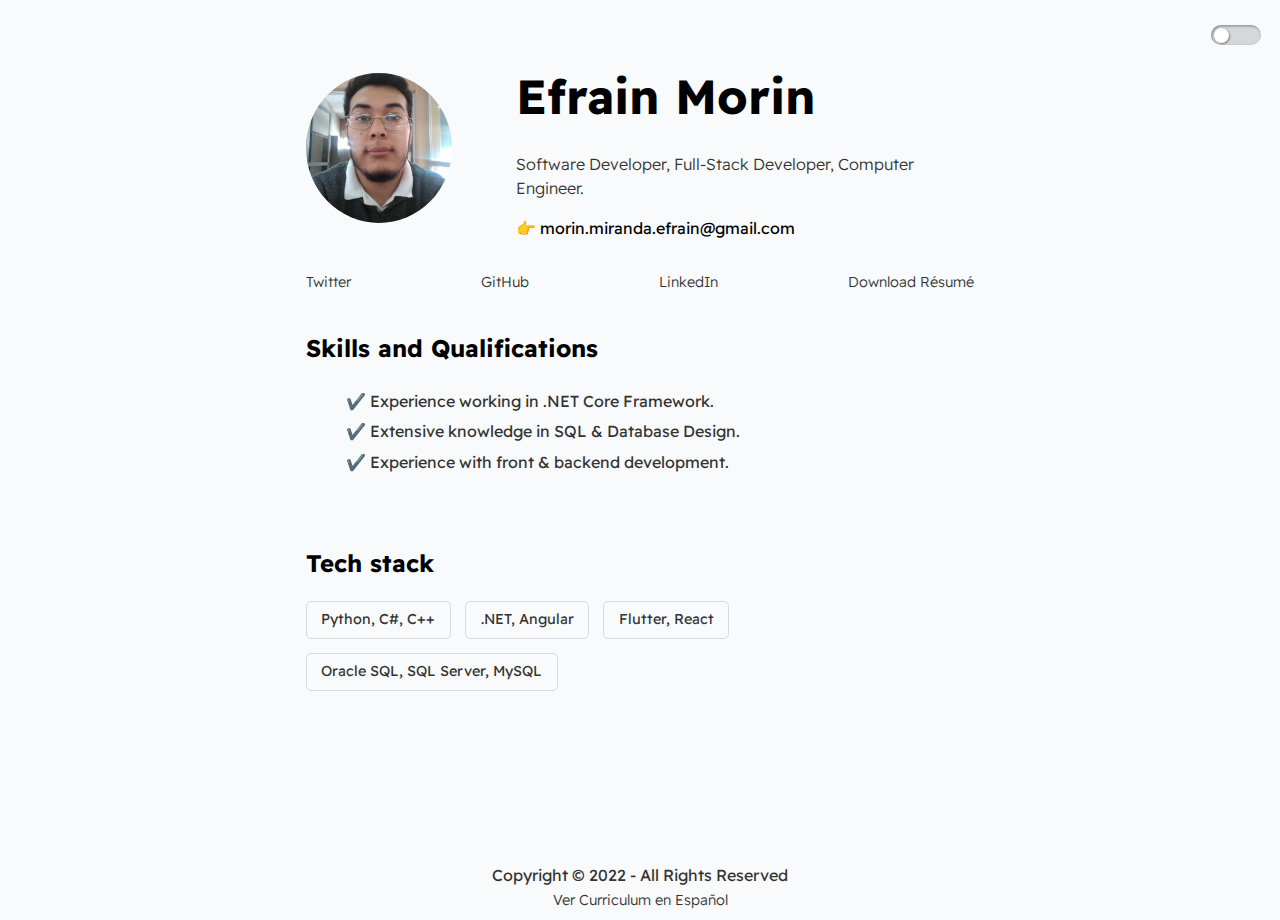
<file: Index.html>
<!DOCTYPE html>
<html>
<head>
    <meta charset='utf-8'>
    <meta http-equiv='X-UA-Compatible' content='IE=edge'>
    <title>Efrain Morin - Digital Résumé</title>
    <meta name='viewport' content='width=device-width, initial-scale=1'>
    <link rel='stylesheet' type='text/css' media='screen' href='./styles/style.css'>    
</head>
<body>
    <script>
        var app = document.getElementsByTagName("BODY")[0];
        if (localStorage.lightMode == "dark") {
            app.setAttribute("light-mode", "dark");
        }
    </script>
    
    <div id="container--main">
        <button class="light-mode-button" aria-label="Toggle Light Mode" onclick="toggle_light_mode()">
            <span></span>
            <span></span>
        </button> 

        <section id="wrapper--hero" class="section--page">
            <img src="./assets/img/portfolio.jpg" alt="Photo" id="profile--pic">
            <div>
                <h1 id="user--name">Efrain Morin</h1>
                <p id="bio">Software Developer, Full-Stack Developer, Computer Engineer.</p>
                <p id="email">👉 morin.miranda.efrain@gmail.com</p>
            </div>
        </section>

        <section id="section--page">
            <div id="socials--list">
                <a href="#" target="_blank">Twitter</a>
                <a href="https://github.com/efrain-morin" target="_blank">GitHub</a>
                <a href="https://linkedin.com/in/efrain-morin" target="_blank">LinkedIn</a>
                <a href="./assets/resume.pdf" target="_blank">Download Résumé</a>
            </div>
        </section>

        <section class="section--page">
            <h2>Skills and Qualifications</h2>
            <ul id="qualifications--list">
                <li>✔️ Experience working in .NET Core Framework.</li>
                <li>✔️ Extensive knowledge in SQL & Database Design.</li>
                <li>✔️ Experience with front & backend development.</li>
            </ul>
        </section>

        <section class="section--page">
            <h2>Tech stack</h2>
        
            <div id="wrapper--techstack__items">
                <div class="card--techstack"><span>Python, C#, C++</span></div>
                <div class="card--techstack"><span>.NET, Angular</span></div>
                <div class="card--techstack"><span>Flutter, React</span></div>
                <div class="card--techstack"><span>Oracle SQL, SQL Server, MySQL</span></div>
            </div>
        </section>        
    </div>

    

    <footer>
        <p>Copyright © 2022 - All Rights Reserved</p>
        <a href="./es/Index.html">Ver Curriculum en Español</a>
    </footer>
</body>
<script>
    function toggle_light_mode() {
        var app = document.getElementsByTagName("BODY")[0];
        if (localStorage.lightMode == "dark") {
            localStorage.lightMode = "light";
            app.setAttribute("light-mode", "light");
        } else {
            localStorage.lightMode = "dark";
            app.setAttribute("light-mode", "dark");
        }		
    }
</script>
</html>
</file>
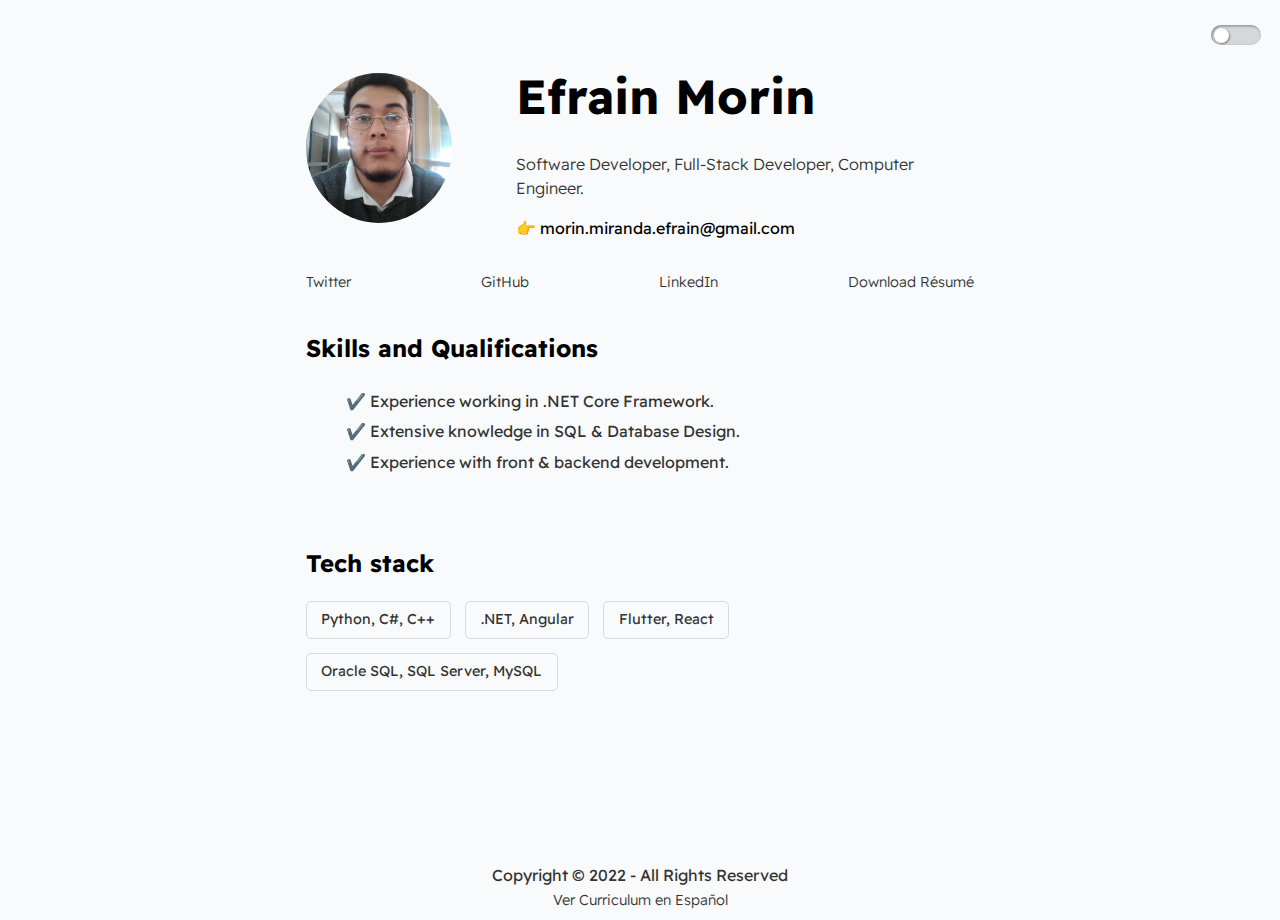
<file: index.html>
<!DOCTYPE html>
<html>
<head>
    <meta charset='utf-8'>
    <meta http-equiv='X-UA-Compatible' content='IE=edge'>
    <title>Efrain Morin - Digital Résumé</title>
    <meta name='viewport' content='width=device-width, initial-scale=1'>
    <link rel='stylesheet' type='text/css' media='screen' href='./styles/style.css'>    
</head>
<body>
    <script>
        var app = document.getElementsByTagName("BODY")[0];
        if (localStorage.lightMode == "dark") {
            app.setAttribute("light-mode", "dark");
        }
    </script>
    
    <div id="container--main">
        <button class="light-mode-button" aria-label="Toggle Light Mode" onclick="toggle_light_mode()">
            <span></span>
            <span></span>
        </button> 

        <section id="wrapper--hero" class="section--page">
            <img src="./assets/img/portfolio.jpg" alt="Photo" id="profile--pic">
            <div>
                <h1 id="user--name">Efrain Morin</h1>
                <p id="bio">Software Developer, Full-Stack Developer, Computer Engineer.</p>
                <p id="email">👉 morin.miranda.efrain@gmail.com</p>
            </div>
        </section>

        <section id="section--page">
            <div id="socials--list">
                <a href="#" target="_blank">Twitter</a>
                <a href="https://github.com/efrain-morin" target="_blank">GitHub</a>
                <a href="https://linkedin.com/in/efrain-morin" target="_blank">LinkedIn</a>
                <a href="./assets/resume.pdf" target="_blank">Download Résumé</a>
            </div>
        </section>

        <section class="section--page">
            <h2>Skills and Qualifications</h2>
            <ul id="qualifications--list">
                <li>✔️ Experience working in .NET Core Framework.</li>
                <li>✔️ Extensive knowledge in SQL & Database Design.</li>
                <li>✔️ Experience with front & backend development.</li>
            </ul>
        </section>

        <section class="section--page">
            <h2>Tech stack</h2>
        
            <div id="wrapper--techstack__items">
                <div class="card--techstack"><span>Python, C#, C++</span></div>
                <div class="card--techstack"><span>.NET, Angular</span></div>
                <div class="card--techstack"><span>Flutter, React</span></div>
                <div class="card--techstack"><span>Oracle SQL, SQL Server, MySQL</span></div>
            </div>
        </section>        
    </div>

    

    <footer>
        <p>Copyright © 2022 - All Rights Reserved</p>
        <a href="./es/Index.html">Ver Curriculum en Español</a>
    </footer>
</body>
<script>
    function toggle_light_mode() {
        var app = document.getElementsByTagName("BODY")[0];
        if (localStorage.lightMode == "dark") {
            localStorage.lightMode = "light";
            app.setAttribute("light-mode", "light");
        } else {
            localStorage.lightMode = "dark";
            app.setAttribute("light-mode", "dark");
        }		
    }
</script>
</html>
</file>
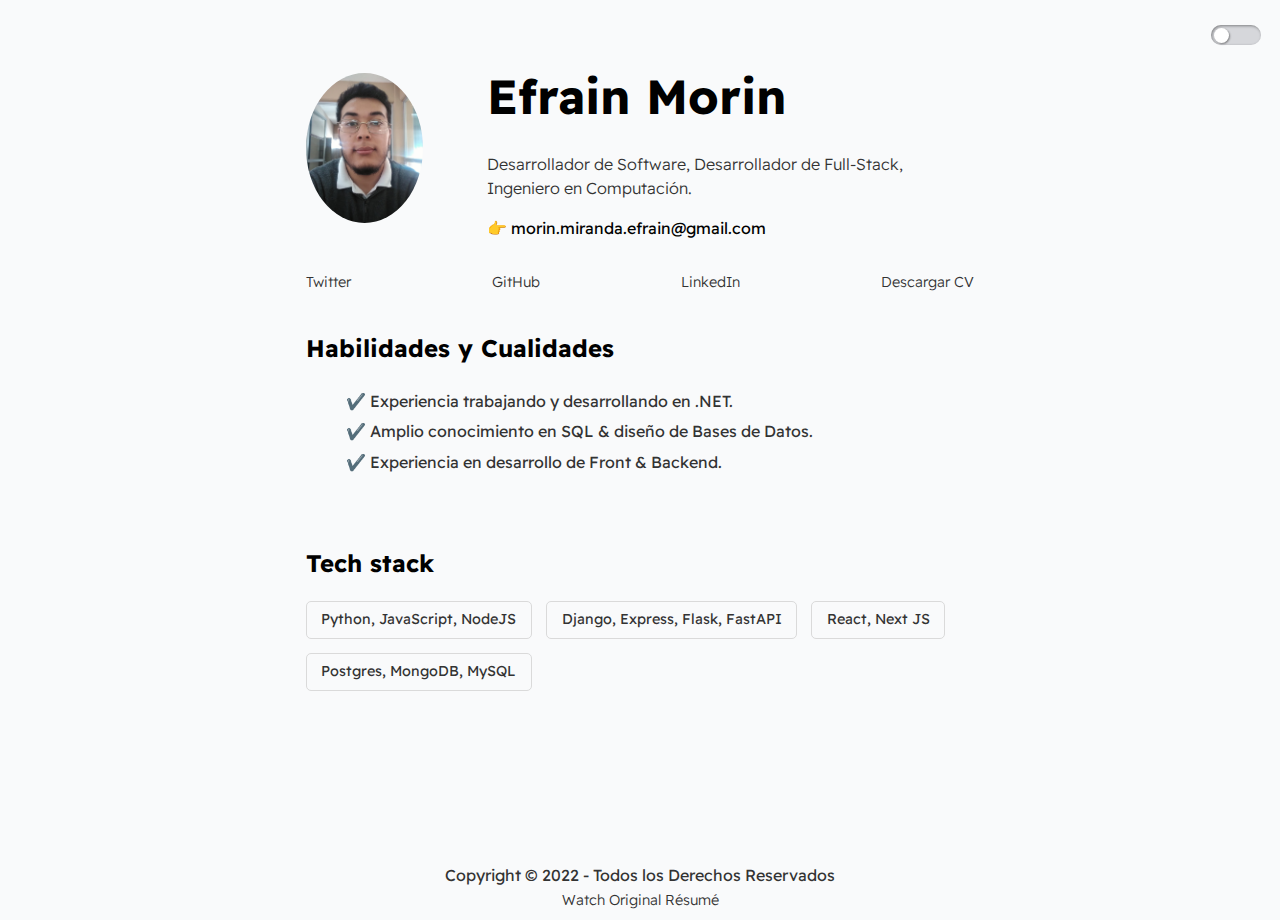
<file: es/Index.html>
<!DOCTYPE html>
<html>
<head>
    <meta charset='utf-8'>
    <meta http-equiv='X-UA-Compatible' content='IE=edge'>
    <title>Efrain Morin - Curriculum Vitae</title>
    <meta name='viewport' content='width=device-width, initial-scale=1'>
    <link rel='stylesheet' type='text/css' media='screen' href='../styles/style.css'>    
</head>
<body>
    <script>
        var app = document.getElementsByTagName("BODY")[0];
        if (localStorage.lightMode == "dark") {
            app.setAttribute("light-mode", "dark");
        }
    </script>

    <div id="container--main">
        <button class="light-mode-button" aria-label="Toggle Light Mode" onclick="toggle_light_mode()">
            <span></span>
            <span></span>
        </button> 
        
        <section id="wrapper--hero" class="section--page">
            <img src="../assets/img/portfolio.jpg" alt="Photo" id="profile--pic">
            <div>
                <h1 id="user--name">Efrain Morin</h1>
                <p id="bio">Desarrollador de Software, Desarrollador de Full-Stack, Ingeniero en Computación.</p>
                <p id="email">👉 morin.miranda.efrain@gmail.com</p>
            </div>
        </section>

        <section id="section--page">
            <div id="socials--list">
                <a href="#" target="_blank">Twitter</a>
                <a href="https://github.com/efrain-morin" target="_blank">GitHub</a>
                <a href="https://linkedin.com/in/efrain-morin" target="_blank">LinkedIn</a>
                <a href="../assets/curriculum.pdf" target="_blank">Descargar CV</a>
            </div>
        </section>

        <section class="section--page">
            <h2>Habilidades y Cualidades</h2>
            <ul id="qualifications--list">
                <li>✔️ Experiencia trabajando y desarrollando en .NET.</li>
                <li>✔️ Amplio conocimiento en SQL & diseño de Bases de Datos.</li>
                <li>✔️ Experiencia en desarrollo de Front & Backend.</li>
            </ul>
        </section>

        <section class="section--page">
            <h2>Tech stack</h2>
        
            <div id="wrapper--techstack__items">
                <div class="card--techstack"><span>Python, JavaScript, NodeJS</span></div>
                <div class="card--techstack"><span>Django, Express, Flask, FastAPI</span></div>
                <div class="card--techstack"><span>React, Next JS</span></div>
                <div class="card--techstack"><span>Postgres, MongoDB, MySQL</span></div>
            </div>
        </section>
    </div>

    <footer>
        <p>Copyright © 2022 - Todos los Derechos Reservados</p>
        <a href="../Index.html">Watch Original Résumé</a>
    </footer>
</body>
<script>
    function toggle_light_mode() {
        var app = document.getElementsByTagName("BODY")[0];
        if (localStorage.lightMode == "dark") {
            localStorage.lightMode = "light";
            app.setAttribute("light-mode", "light");
        } else {
            localStorage.lightMode = "dark";
            app.setAttribute("light-mode", "dark");
        }		
    }
</script>
</html>
</file>
<file: styles/style.css>
@import url('https://fonts.googleapis.com/css2?family=Readex+Pro:wght@300;400;500;600;700&display=swap');

:root {
    --mainTextColor: #000;
    --secondaryTextColor: rgb(51, 51, 51);
    --mainLinkColor: #0DA2B8;
    --mainBorderColor: rgb(218, 218, 218);
    --mainBgColor: rgb(249, 250, 251);

    /*--mainTextColor-dark:#fff;
    --secondaryTextColor-dark:#ADB0B1;
    --mainLinkColor-dark:rgb(30, 190,214);
    --mainBorderColor-dark:#2B3031;
    --mainBgColor-dark:#131415;

    --mainTextColor:var(--mainTextColor-dark);
    --secondaryTextColor:var(--secondaryTextColor-dark);
    --mainLinkColor:var(--mainLinkColor-dark);
    --mainBorderColor:var(--mainBorderColor-dark);
    --mainBgColor:var(--mainBgColor-dark);*/
}

.light-mode-button {
    background:0;
    border: 0;
    box-sizing: border-box;
    cursor: pointer;
    height: 20px;
    width: 50px;
    position: absolute;
    right: 0;
    margin-right: 20px;
    border: 1px solid rgba(255,255,255,0);
}

.light-mode-button span:nth-child(1) {
    position: absolute;
    top:0;
    left:0;
    width: 50px;
    height:20px;
    border-radius: 20px;
    background-color: #d6d7db;
    box-shadow: inset 1px 1px 3px 0 rgb(0 0 0 / 40%);
    transition: .3s;
}
.light-mode-button span:nth-child(2) {
    position: absolute;
    top:3px;
    left:3px;
    width: 15px;
    height: 15px;
    background-color: #fff;
    border-radius: 50%;
    box-shadow: 1px 1px 2px 0 rgb(0 0 0 / 40%);
    transition: .3s;
}

* {
    font-family: 'Readex Pro';
    line-height: 1.5em;
    box-sizing: border-box;
    color: var(--mainTextColor);
}

body {
    background-color: var(--mainBgColor);
}

body[light-mode=dark] {
    background-color: #141516;
    color: #ced4e2;
    --mainTextColor-dark:#fff;
    --secondaryTextColor-dark:#ADB0B1;
    --mainLinkColor-dark:rgb(30, 190,214);
    --mainBorderColor-dark:#2B3031;
    --mainBgColor-dark:#131415;

    --mainTextColor:var(--mainTextColor-dark);
    --secondaryTextColor:var(--secondaryTextColor-dark);
    --mainLinkColor:var(--mainLinkColor-dark);
    --mainBorderColor:var(--mainBorderColor-dark);
    --mainBgColor:var(--mainBgColor-dark);
}

body[light-mode="dark"] .light-mode-button span:nth-child(1){
    background-color: #ced4e2;
    color: #141516;
}
body[light-mode=dark] .light-mode-button span:nth-child(2) {
    left: 31.5px;
    background-color: #141516;
}

p, span, li {
    color: var(--secondaryTextColor);
    font-size: 1em;
}

a {
    text-decoration: none;
    color: var(--mainLinkColor);
    font-weight: 500;
}

li {
    line-height: 1.9em;
}

#container--main {
    max-width: 700px;
    height: 95vh;
    margin: 0 auto;
    padding: 1em;
    align-items: center;
}

.section--page {
    padding-top: 1em;
    padding-bottom: 1em;
}

#wrapper--hero {
    display: flex;
    align-items: center;
    gap: 4em;
}

#bio, a {
    font-weight: 300;
}

#user--name {
    font-size: 48px;
    line-height: 1em;
}

#profile--pic {
    width: 150px;
    height: 150px;
    object-fit: cover;
    border-radius: 50%;
}

#email {
    color: var(--mainTextColor);
}

#socials--list {
    display: flex;
    justify-content: space-between;
    column-gap: 1em;
    flex-wrap: wrap;
}

#socials--list a, footer a {
    font-weight: 300;
    color: var(--secondaryTextColor);
    font-size: 0.9em;
    transition: 0.3s;
}

#socials--list a:hover, footer a:hover {
    font-weight: 100;
    color: var(--mainLinkColor);
    font-size: 0.9em;
}

#qualifications--list {
    list-style: none;
}

#wrapper--techstack__items{
    display: flex;
    flex-wrap: wrap;
    gap: 1em;
    font-size: 0.9em;
}

.card--techstack{
    border: 1px solid var(--mainBorderColor);
    border-radius: 5px;
    padding: 0.5em 1em;
    align-items: center;
}

footer {        
    text-align: center;    
}

footer p {
    margin: 0;
}
</file>
